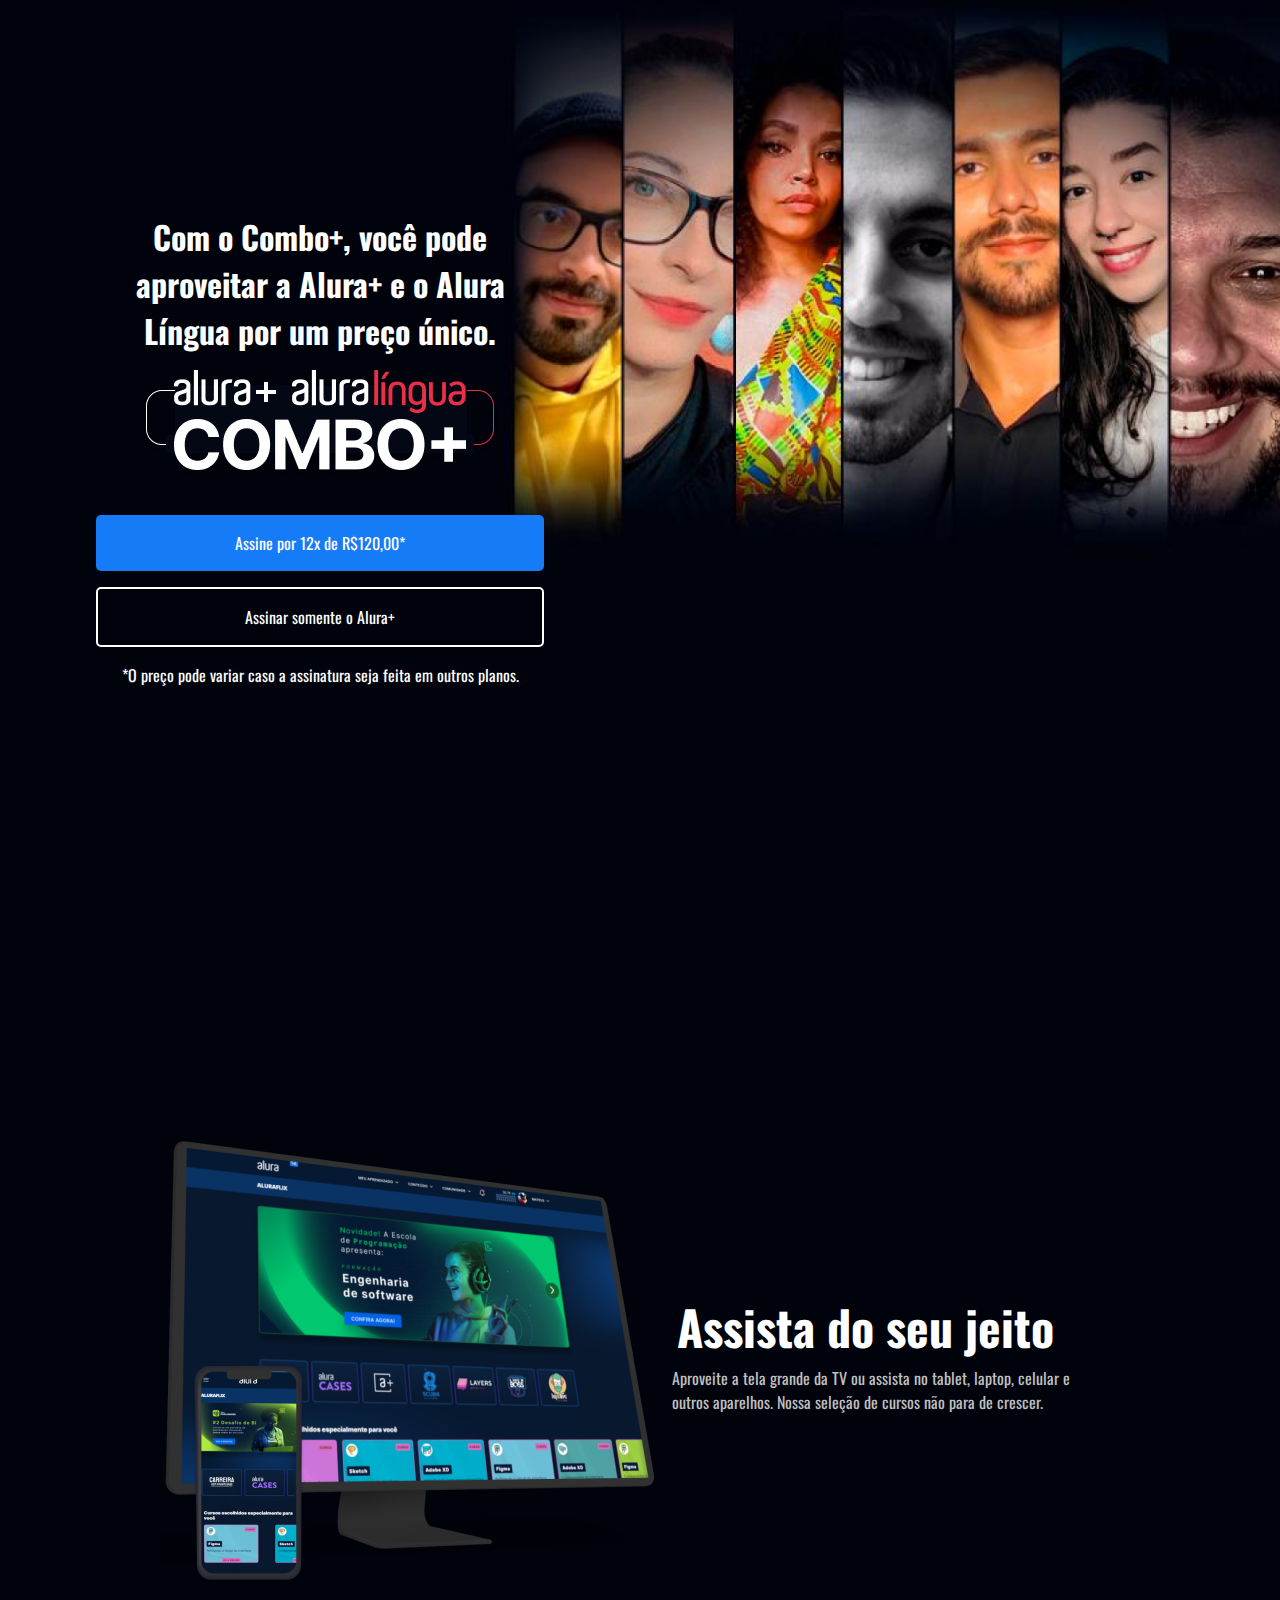
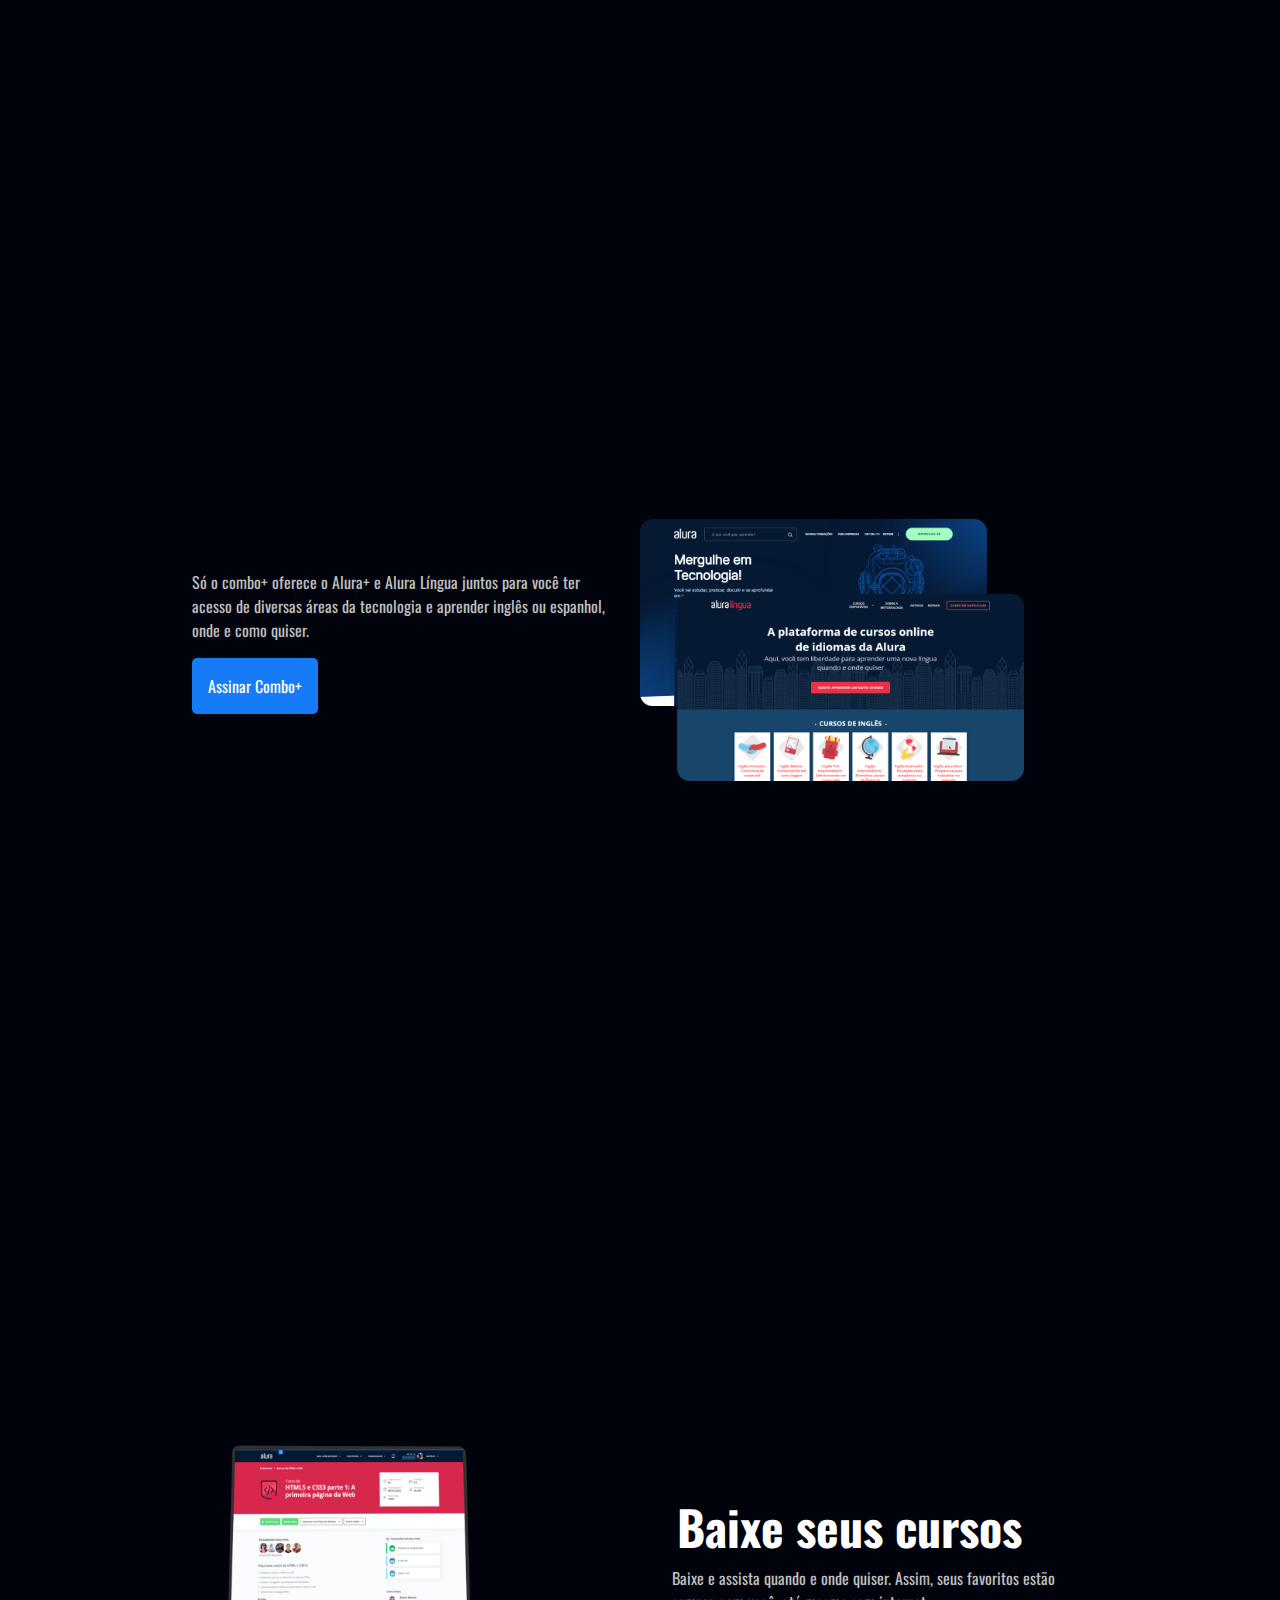
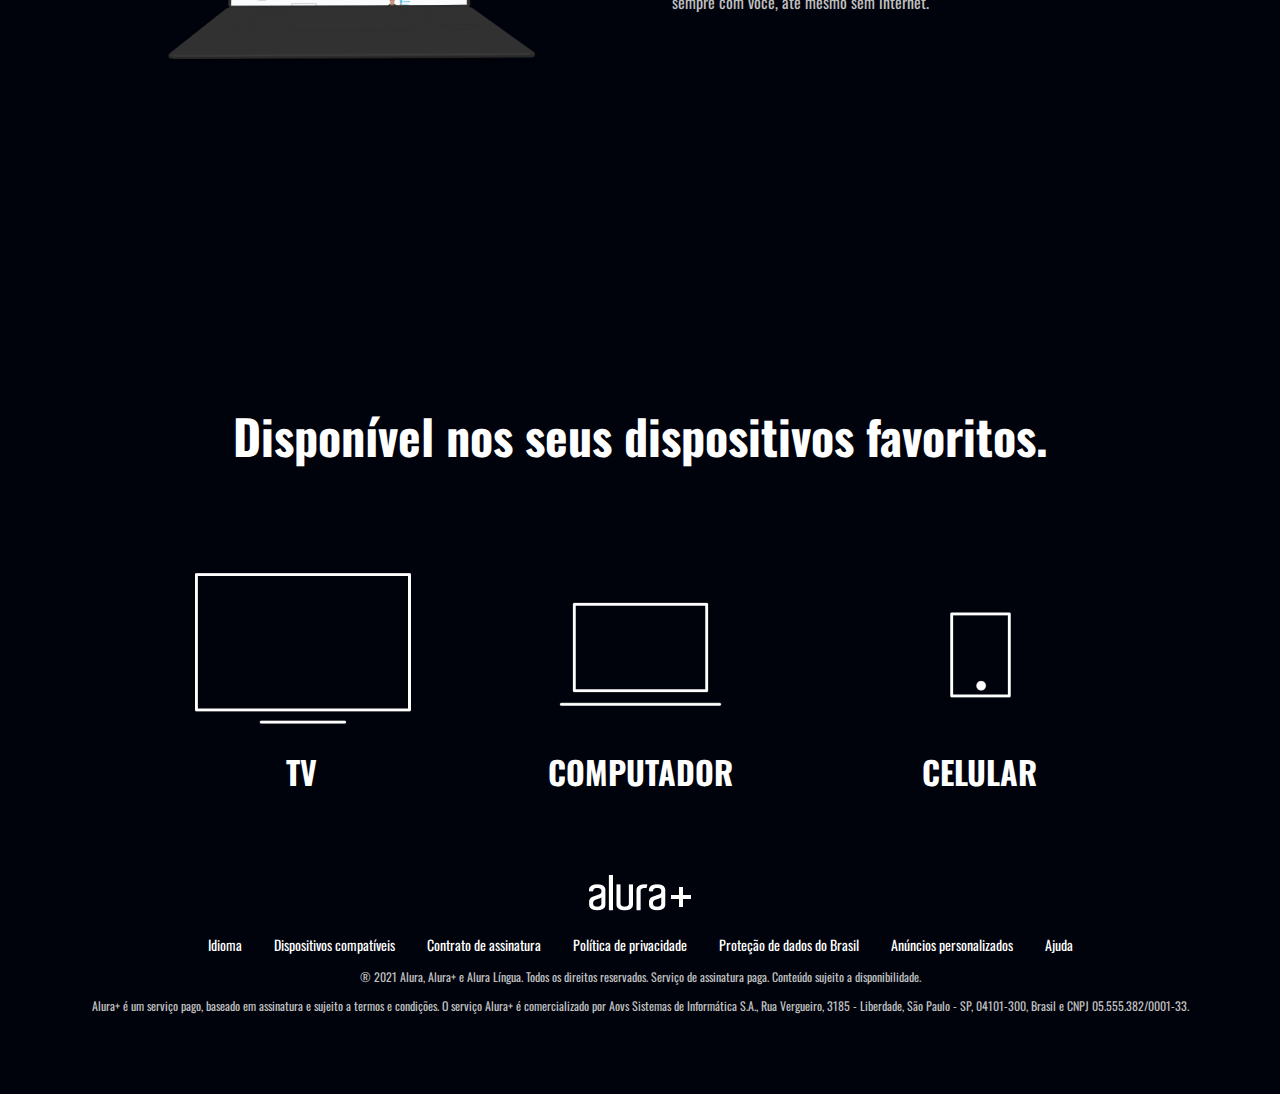
<file: index.html>
<!DOCTYPE html>
<html lang="en">
<head>
    <meta charset="UTF-8">
    <meta name="viewport" content="width=device-width, initial-scale=1.0">
    <title>Alura Plus</title>
    <link rel="stylesheet" href="style.css">
    <link rel="preconnect" href="https://fonts.googleapis.com">
<link rel="preconnect" href="https://fonts.gstatic.com" crossorigin>
<link href="https://fonts.googleapis.com/css2?family=Oswald:wght@200..700&display=swap" rel="stylesheet">
</head>
<body>
    <section class="container principal">
        <div class="container__caixa">
             <h1 class="container_titulo">Com o Combo+, você pode aproveitar a Alura+ e o Alura Língua por um preço único.</h1>
             <img src="img/Combo.png" alt="O Combo+ é a junção do Alura+ e o Alura Língua" class="container__imagem">
             <a href="www.alura.com.br" class="container__botao">Assine por 12x de R$120,00*</a>
             <a href="www.alura.com.br" class="container__botao botao_secundario">Assinar somente o Alura+</a>
             <p class="container__aviso">*O preço pode variar caso a assinatura seja feita em outros planos. </p>
        </div>
    </section>

    <section class="container secundario">
        <img src="img/Plataformas.png" alt="Um monitor e um celular com o Alura plus aberto" class="secundario_imagem">
        <div class="container__descricao">
            <h2 class="descricao__titulo">Assista do seu jeito</h2>
            <p class="descricao__texto">Aproveite a tela grande da TV ou assista no tablet, laptop, celular e outros aparelhos. Nossa seleção de cursos não para de crescer.</p>
        </div>

    </section>

    <section class="container secundario">
        <div class="container__descricao">
            <p class="descricao__texto">Só o combo+ oferece o Alura+ e Alura Língua juntos para você ter acesso de diversas áreas da tecnologia e aprender inglês ou espanhol, onde e como quiser.</p>
            <a href="www.alura.com.br" class="container__botao secundario__botao">Assinar Combo+</a>

        </div>
        <img src="img/Telas.png" alt="Tela do Alura PLus e Alura Língua" class="secundario__imagem">

    </section>

    <section class="container secundario">
        <img src="img/Notebook.png" alt="Um monitor exibindo o site do Alura" class="secundario__imagem">

        <div class="container__descricao">        
            <h2 class="descricao__titulo">Baixe seus cursos</h2>
            <p class="descricao__texto"> Baixe e assista quando e onde quiser. Assim, seus favoritos estão sempre com você, até mesmo sem internet.</p>
        </div>

    </section>

    <section class="dispositivos">
        <h2 class="dispositivos__favoritos"> Disponível nos seus dispositivos favoritos.</h2>

        <ul class="dispositivos__lista">
            <li>
                <img src="img/tv.png" alt="Ícone de televisão">
                <h3 class="lista__item">TV</h3>
            </li>

            <li>
                <img src="img/computador.png" alt="Ícone de computador">
                <h3 class="lista__item">COMPUTADOR</h3>

            </li>

            <li>
                <img src="img/celular.png" alt="Ícone de celular">
                <h3 class="lista__item">CELULAR</h3>

            </li>


        </ul>

    </section>

    <footer class="rodape">
        <img src="img/Logo.png" alt="Alura+">
        
        <ul class="rodape__lista">

            <li class="lista__link">
                <a href="#">Idioma</a>
            </li>

            <li class="lista__link">
                <a href="#">Dispositivos compatíveis</a>
            </li>
            
            <li class="lista__link">
                <a href="#">Contrato de assinatura</a>
            </li>
            
            <li class="lista__link">
                <a href="#">Política de privacidade</a>
            </li>
            
            <li class="lista__link">
                <a href="#">Proteção de dados do Brasil</a>
            </li>
            
            <li class="lista__link">
                <a href="#">Anúncios personalizados</a>
            </li>

            <li class="lista__link">
                <a href="#">Ajuda</a>
            </li>
            
        </ul>

        <p class="rodape__texto">® 2021 Alura, Alura+ e Alura Língua. Todos os direitos reservados. Serviço de assinatura paga. Conteúdo sujeito a disponibilidade.</p>
        <p class="rodape__texto">Alura+ é um serviço pago, baseado em assinatura e sujeito a termos e condições. O serviço Alura+ é comercializado por Aovs Sistemas de Informática S.A., Rua Vergueiro, 3185 - Liberdade, São Paulo - SP, 04101-300, Brasil e CNPJ 05.555.382/0001-33.</p>
        
    </footer>

</body>
</html>
</file>
<file: style.css>
:root{
    --branco-principal: #FFFFFF;
    --cinza-secundario: #C0C0C0;
    --botao-azul: #167BF7;
    --cor-de-fundo: #00030C;
    --botao-azul-efeito: rgba(226, 22, 226, 0.452);
    --fonte-principal:'Oswald';
}

body{
    background-color: var(--cor-de-fundo);
    color: var(--branco-principal);
    font-family: var(--fonte-principal);
    font-size: 16px;
    font-weight: 400;
}

*{
    margin: 0;
    padding: 0;
}

.principal{
    background-image: url("img/Background.png");
    background-repeat: no-repeat;
    background-size: contain;
    align-items: center;
    text-align: center;
}

.container{
    height: 100vh;
    display: grid;
    grid-template-columns: 50% 50%;
}

.container__botao{
    background-color: var(--botao-azul);
    border-radius: 5px;
    padding: 1em;
    color: var(--branco-principal);
    display: block;
    text-decoration: none;
    margin-bottom: 1em;
}

.botao_secundario{
    background-color: transparent;
    border: 2px solid var(--branco-principal);
}

.container__imagem{
    margin: 1em 0 2em 0;
}

.container__caixa{
    margin: 0 6em;
}

.secundario__imagem{
    width: 80%;
}

.secundario{
    align-items: center;
    margin: 0 10em;
}

.descricao__titulo{
    font-weight: 700;
    font-size: 48px;
    color: white;
    margin: 0.1em;
}

.descricao__texto{
    color: var(--cinza-secundario);
}

.secundario__botao{
    display: inline-block;
    margin-top: 1em;
}

.container__descricao{
    padding: 2em;
}

.dispositivos__lista{
    display: flex;
    justify-content: center;
    list-style-type: none;
    margin: 5em 0;
}

.dispositivos{
    text-align: center;

}

.lista__item{
    font-size: 32px;
    color: var(--branco-principal);
}

.dispositivos__favoritos{
    font-size: 48px;
    color: var(--branco-principal);
}

.rodape__lista{
    display: flex;
    justify-content: center;
    list-style-type: none;
    margin-top: 1em;
}

.lista__link a{
    text-decoration: none;
    color: var(--branco-principal);
    margin: 0 16px 0 16px;
    font-size: 14px;
}

.rodape__texto{
    margin: 1em 0;
    color: var(--cinza-secundario);
    font-size: 12px;
}

.rodape{
    text-align: center;
    margin: 5em 3em;
}

.lista__link a:hover{
    color: rgba(204, 60, 218, 0.774);
}

.lista__link a:active{
    color: rgb(136, 2, 163);
}

.container__botao:hover{
    background-color: var(--botao-azul-efeito);
    color: var(--cor-de-fundo)
}
</file>
